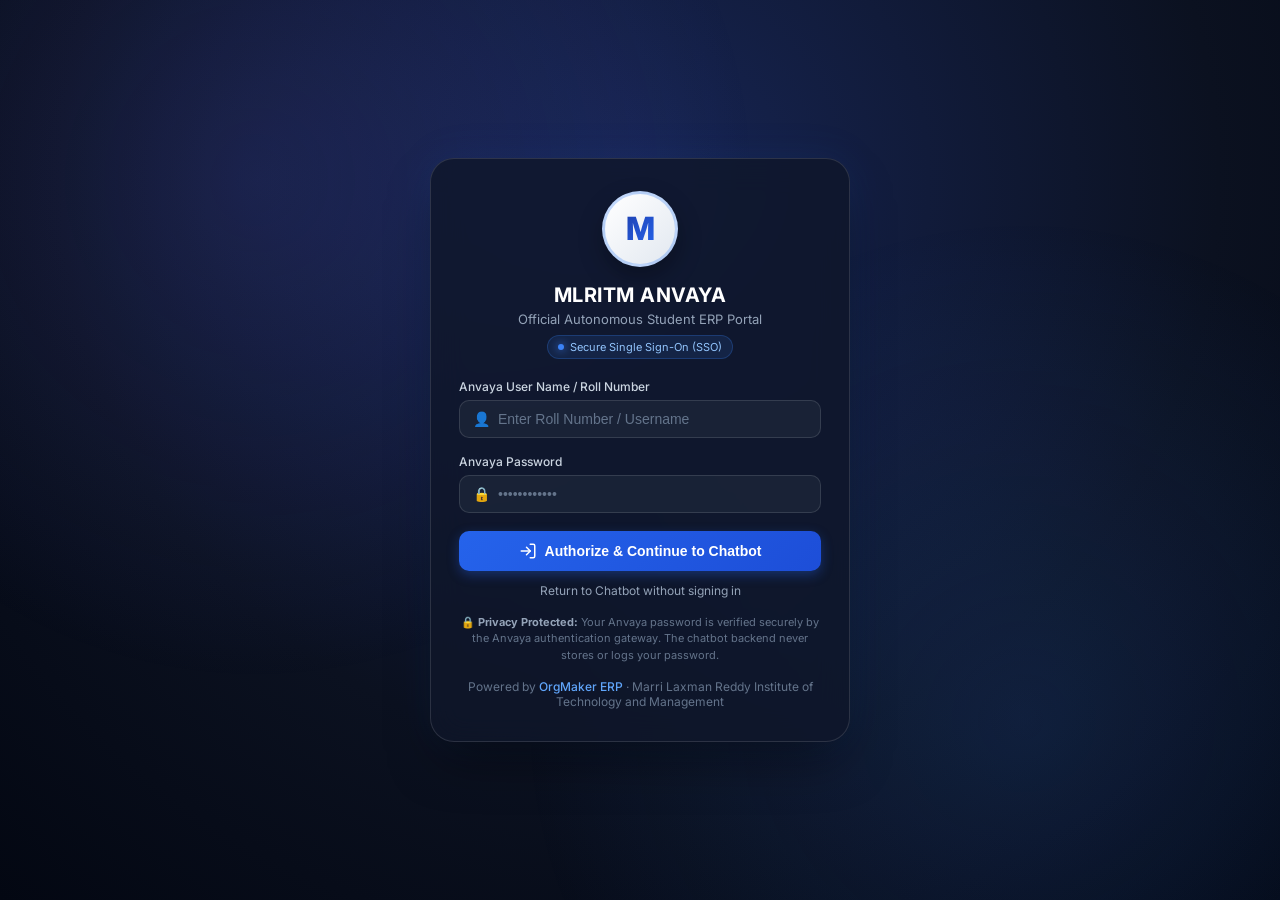
<file: frontend/anvaya/login.html>
<!DOCTYPE html>
<html lang="en">
<head>
  <meta charset="utf-8">
  <title>MLRITM Anvaya | Student Login</title>
  <meta content="width=device-width, initial-scale=1.0, maximum-scale=1.0, user-scalable=no" name="viewport">
  <meta http-equiv="X-UA-Compatible" content="IE=edge">
  <link rel="icon" href="data:image/svg+xml,%3Csvg xmlns='http://www.w3.org/2000/svg' viewBox='0 0 32 32'%3E%3Crect width='32' height='32' rx='8' fill='%232b7cff'/%3E%3Ctext x='16' y='22' font-family='sans-serif' font-size='18' font-weight='700' fill='white' text-anchor='middle'%3EA%3C/text%3E%3C/svg%3E" />
  <link rel="preconnect" href="https://fonts.googleapis.com">
  <link rel="preconnect" href="https://fonts.gstatic.com" crossorigin>
  <link href="https://fonts.googleapis.com/css2?family=Inter:wght@300;400;500;600;700&display=swap" rel="stylesheet">
  <style>
    * {
      box-sizing: border-box;
      margin: 0;
      padding: 0;
    }
    body {
      font-family: 'Inter', sans-serif;
      min-height: 100vh;
      display: flex;
      align-items: center;
      justify-content: center;
      background: radial-gradient(circle at 50% 20%, #172554 0%, #0b1120 60%, #030712 100%);
      color: #f8fafc;
      padding: 20px;
      position: relative;
    }
    body::before {
      content: "";
      position: fixed;
      inset: 0;
      background: radial-gradient(circle at 80% 80%, rgba(59, 130, 246, 0.15), transparent 40%),
                  radial-gradient(circle at 20% 20%, rgba(99, 102, 241, 0.15), transparent 40%);
      pointer-events: none;
    }
    .login-card {
      width: 420px;
      max-width: 95vw;
      background: rgba(15, 23, 42, 0.82);
      backdrop-filter: blur(16px);
      -webkit-backdrop-filter: blur(16px);
      border-radius: 24px;
      border: 1px solid rgba(255, 255, 255, 0.12);
      box-shadow: 0 25px 50px -12px rgba(0, 0, 0, 0.5), 0 0 40px rgba(59, 130, 246, 0.1);
      padding: 32px 28px;
      z-index: 1;
      position: relative;
    }
    .logo-wrapper {
      width: 76px;
      height: 76px;
      border-radius: 50%;
      background: linear-gradient(135deg, #ffffff, #e2e8f0);
      display: flex;
      align-items: center;
      justify-content: center;
      margin: 0 auto 16px;
      box-shadow: 0 10px 25px rgba(0, 0, 0, 0.3);
      border: 3px solid rgba(59, 130, 246, 0.3);
    }
    .logo-mark {
      font-size: 32px;
      font-weight: 800;
      background: linear-gradient(135deg, #1e40af, #2563eb);
      -webkit-background-clip: text;
      -webkit-text-fill-color: transparent;
    }
    .header-text {
      text-align: center;
      margin-bottom: 20px;
    }
    .header-text h2 {
      font-size: 20px;
      font-weight: 700;
      letter-spacing: 0.5px;
      color: #ffffff;
    }
    .header-text p {
      font-size: 13px;
      color: #94a3b8;
      margin-top: 4px;
    }
    .sso-badge {
      display: inline-flex;
      align-items: center;
      gap: 6px;
      background: rgba(59, 130, 246, 0.12);
      border: 1px solid rgba(59, 130, 246, 0.25);
      padding: 4px 10px;
      border-radius: 9999px;
      font-size: 11px;
      color: #93c5fd;
      margin-top: 8px;
    }
    .sso-badge span.dot {
      width: 6px;
      height: 6px;
      border-radius: 50%;
      background: #3b82f6;
      box-shadow: 0 0 8px #3b82f6;
    }
    .input-group {
      margin-bottom: 16px;
      position: relative;
    }
    .input-group label {
      display: block;
      font-size: 12px;
      font-weight: 500;
      color: #cbd5e1;
      margin-bottom: 6px;
    }
    .input-wrapper {
      position: relative;
      display: flex;
      align-items: center;
    }
    .input-icon {
      position: absolute;
      left: 14px;
      color: #64748b;
      font-size: 14px;
      pointer-events: none;
    }
    .login-input {
      width: 100%;
      background: rgba(30, 41, 59, 0.7);
      border: 1px solid rgba(255, 255, 255, 0.12);
      border-radius: 10px;
      padding: 10px 14px 10px 38px;
      font-size: 14px;
      color: #ffffff;
      outline: none;
      transition: all 0.2s ease;
    }
    .login-input:focus {
      border-color: #3b82f6;
      box-shadow: 0 0 0 3px rgba(59, 130, 246, 0.25);
      background: rgba(30, 41, 59, 0.9);
    }
    .login-input::placeholder {
      color: #64748b;
    }
    .btn-login {
      width: 100%;
      padding: 11px;
      background: linear-gradient(135deg, #2563eb, #1d4ed8);
      border: none;
      border-radius: 10px;
      color: #ffffff;
      font-size: 14px;
      font-weight: 600;
      cursor: pointer;
      display: flex;
      align-items: center;
      justify-content: center;
      gap: 8px;
      transition: all 0.2s ease;
      box-shadow: 0 4px 12px rgba(37, 99, 235, 0.35);
      margin-top: 18px;
    }
    .btn-login:hover {
      background: linear-gradient(135deg, #3b82f6, #2563eb);
      box-shadow: 0 6px 16px rgba(37, 99, 235, 0.45);
      transform: translateY(-1px);
    }
    .btn-login:active {
      transform: scale(0.98);
    }
    .notice {
      margin-top: 16px;
      font-size: 11px;
      color: #64748b;
      line-height: 1.5;
      text-align: center;
    }
    .notice strong {
      color: #94a3b8;
    }
    .footer {
      text-align: center;
      margin-top: 16px;
      font-size: 12px;
      color: #64748b;
    }
    .footer a {
      color: #60a5fa;
      text-decoration: none;
      font-weight: 500;
    }
    .footer a:hover {
      text-decoration: underline;
    }
    .cancel-link {
      display: block;
      text-align: center;
      margin-top: 12px;
      font-size: 12px;
      color: #94a3b8;
      text-decoration: none;
    }
    .cancel-link:hover {
      color: #ffffff;
    }
  </style>
</head>
<body>
  <div class="login-card">
    <div class="logo-wrapper">
      <span class="logo-mark">M</span>
    </div>

    <div class="header-text">
      <h2>MLRITM ANVAYA</h2>
      <p>Official Autonomous Student ERP Portal</p>
      <div class="sso-badge">
        <span class="dot"></span>
        <span>Secure Single Sign-On (SSO)</span>
      </div>
    </div>

    <!-- Anvaya Credentials Form -->
    <form id="anvayaForm" method="POST" action="/api/v1/auth/anvaya/authorize">
      <div class="input-group">
        <label for="username">Anvaya User Name / Roll Number</label>
        <div class="input-wrapper">
          <span class="input-icon">👤</span>
          <input
            type="text"
            id="username"
            name="username"
            class="login-input"
            placeholder="Enter Roll Number / Username"
            required
            autocomplete="username"
          />
        </div>
      </div>

      <div class="input-group">
        <label for="password">Anvaya Password</label>
        <div class="input-wrapper">
          <span class="input-icon">🔒</span>
          <input
            type="password"
            id="password"
            name="password"
            class="login-input"
            placeholder="••••••••••••"
            required
            autocomplete="current-password"
          />
        </div>
      </div>

      <button type="submit" class="btn-login" id="submitBtn">
        <svg width="18" height="18" viewBox="0 0 24 24" fill="none" stroke="currentColor" stroke-width="2" stroke-linecap="round" stroke-linejoin="round">
          <path d="M15 3h4a2 2 0 0 1 2 2v14a2 2 0 0 1-2 2h-4"/><polyline points="10 17 15 12 10 7"/><line x1="15" y1="12" x2="3" y2="12"/>
        </svg>
        <span>Authorize &amp; Continue to Chatbot</span>
      </button>

      <a href="/app/" class="cancel-link">Return to Chatbot without signing in</a>
    </form>

    <div class="notice">
      🔒 <strong>Privacy Protected:</strong> Your Anvaya password is verified securely by the Anvaya authentication gateway. The chatbot backend never stores or logs your password.
    </div>

    <div class="footer">
      Powered by <a href="https://orgmaker.com" target="_blank" rel="noopener">OrgMaker ERP</a> · Marri Laxman Reddy Institute of Technology and Management
    </div>
  </div>

  <script>
    document.getElementById('anvayaForm').addEventListener('submit', function() {
      const btn = document.getElementById('submitBtn');
      btn.disabled = true;
      btn.innerHTML = '<span>Authenticating with Anvaya...</span>';
    });
  </script>
</body>
</html>
</file>
